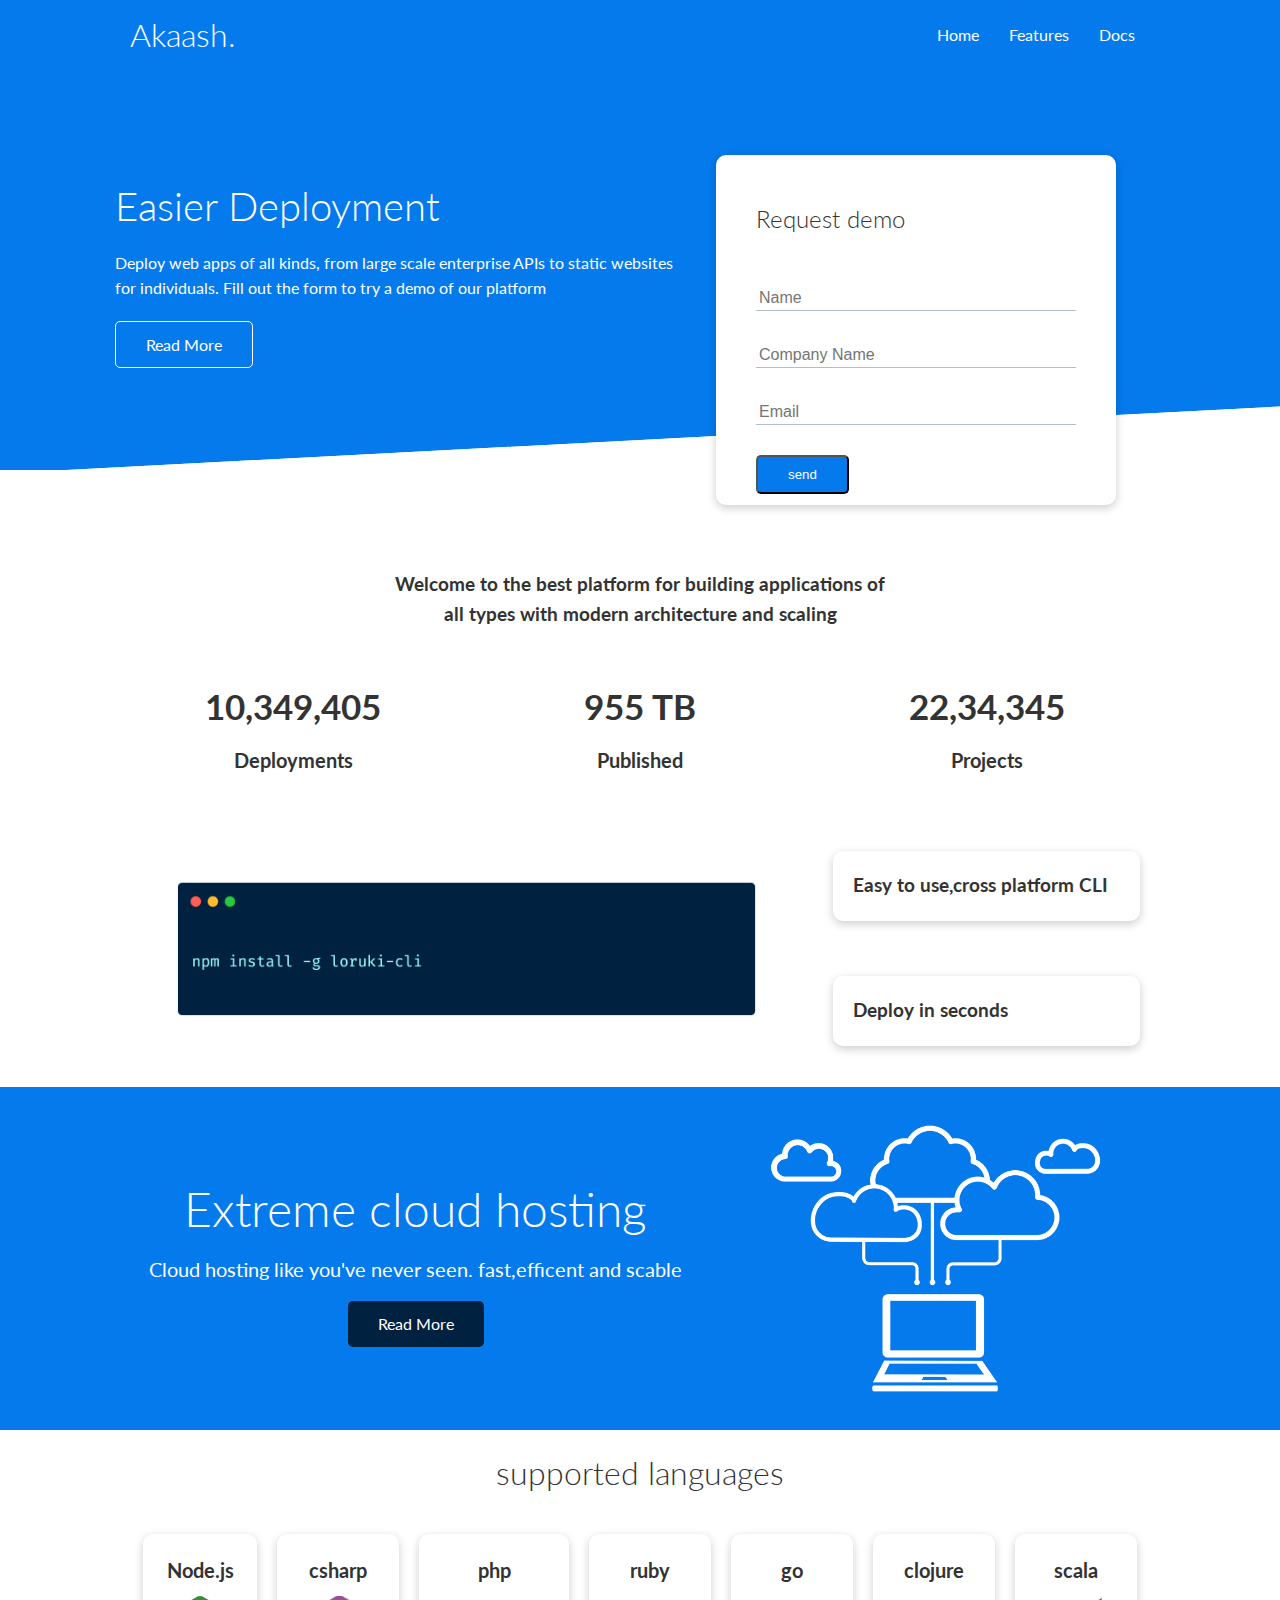
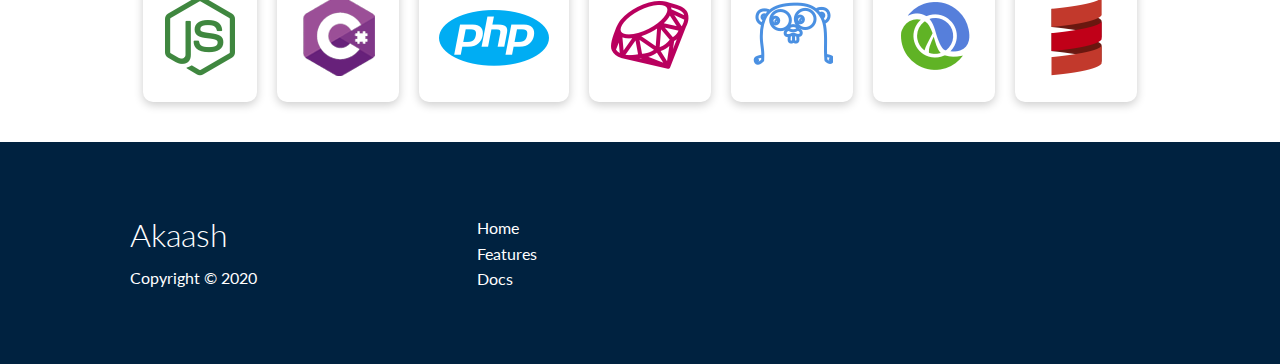
<file: index.html>
<!DOCTYPE html>
<html lang="en">
<head>
    <meta charset="UTF-8">
    <meta http-equiv="X-UA-Compatible" content="IE=edge">
    <meta name="viewport" content="width=device-width, initial-scale=1.0">
    <link rel="stylesheet" href="https://cdnjs.cloudflare.com/ajax/libs/font-awesome/5.15.3/css/all.min.css" integrity="sha512-iBBXm8fW90+nuLcSKlbmrPcLa0OT92xO1BIsZ+ywDWZCvqsWgccV3gFoRBv0z+8dLJgyAHIhR35VZc2oM/gI1w==" crossorigin="anonymous" />  
    <link rel="stylesheet" href="./utility.css">
    <link rel="stylesheet" href="./style.css">
    <title>Akaash | Cloud hosting company </title>
</head>
<body>
     <!--Nav bar-->
     <div class="navbar">
         <div class="container flexbox">
             <h1 class="logo">Akaash.</h1>
             <nav>
                 <ul>
                     <li><a href="index.html">Home</a></li>
                     <li><a href="features.html">Features</a></li>
                     <li><a href="docs.html">Docs</a></li>
                 </ul>
             </nav>

         </div>
     </div>
     <!--section1-->
     <section class="showcase">
         <div class="container grid">
             <div class="showcase-text">
                 <h1>Easier Deployment</h1>
                 <p>Deploy web apps of all kinds, from large scale
                     enterprise APIs to static websites for individuals.
                      Fill out the form to try a demo of our platform
                 </p>
                  <a href="features.html" class="btn btn-outline">Read More</a>
             </div>
             <div class="showcase-form card"  >
                 <h2>Request demo</h2>
                 <form name="contact" method="POST" netlify-honeypot="bot-field" data-netlify="true">
                    <input type="hidden" name="form-name" value="contact"> 
                    <p class="hidden">
                        <label>Don’t fill this out if you’re human: <input name="bot-field" /></label>
                      </p>
                    <div class="form-control">
                         <input type="text" name="name" placeholder="Name" required>
                     </div>
                     <div class="form-control">
                         <input type="text" name="company" placeholder="Company Name" required>
                     </div>
                     <div class="form-control">
                         <input type="email" name="email" placeholder="Email" required>
                     </div>
                     <input type="submit" value="send"class="btn btn-primary">
                 </form>
             </div>
         </div>
     </section>
     <!--Stats-->
     <section class="stats">
         <div class="container">
             <h3 class="stats-heading text-center my-1">
                Welcome to the best platform for building applications of all 
                types with modern architecture and scaling
             </h3>
             <div class="grid grid-3 text-center my-4">
                 <div>
                     <i class="fas fa-server fa-3x"></i>
                     <h3>10,349,405</h3>
                     <p class="text-secondary">Deployments</p>
                 </div>
                 <div>
                     <i class="fas fa-upload fa-3x"></i>
                     <h3>955 TB</h3>
                     <p class="text-secondary">Published</p>
                 </div>
                 <div>
                     <i class="fas fa-project-diagram fa-3x"></i>
                     <h3>22,34,345</h3>
                     <p class="text-secondary">Projects</p>
                 </div>
             </div>
         </div>
     </section>
     <!--cli-->
     <section class="cli">
         <div class="container grid">
             <img src="/images/cli.png" alt="img">
             <div class="card">
                 <h3>Easy to use,cross platform CLI</h3>
             </div>
             <div class="card">
                 <h3>Deploy in seconds</h3>
             </div>
         </div>
     </section>
     <!--cloud-->
     <section class="cloud bg-primary my-2 py-2">
         <div class="container grid">
             <div class="text-center">
                 <h2 class="lg">Extreme cloud hosting</h2>
                 <p class="lead my-1">Cloud hosting like you've never seen.
                     fast,efficent and scable
                 </p>
                 <a href="featues.html" class="btn btn-dark">Read More</a>
             </div>
             <img src="./images/cloud.png" alt="">
         </div>
     </section>
     <!--languages-->
     <section class="languages">
         <h2 class="md text-center my-2">
             supported languages
         </h2>
         <div class="container flexbox">
            <div class="card">
               <h4>Node.js</h4>
               <img src="./images/logos/node.png" alt="">
             </div>
            <div class="card">
               <h4>csharp</h4>
               <img src="./images/logos/csharp.png" alt="">
             </div>
            <div class="card">
               <h4>php</h4>
               <img src="./images/logos/php.png" alt="">
             </div>
            <div class="card">
               <h4>ruby</h4>
               <img src="./images/logos/ruby.png" alt="">
             </div>
            <div class="card">
               <h4>go</h4>
               <img src="./images/logos/go.png" alt="">
             </div>
            <div class="card">
               <h4>clojure</h4>
               <img src="./images/logos/clojure.png" alt="">
             </div>
            <div class="card">
               <h4>scala</h4>
               <img src="./images/logos/scala.png" alt="">
             </div>
        </div>
     </section>
     <!--footer-->
     <footer class="footer bg-dark py-5">
         <div class="container grid grid-3">
            <div>
                <h1>Akaash</h1>
                <p>Copyright &copy; 2020 </p>
            </div> 
            <nav>
                <ul>
                    <li><a href="index.html">Home</a></li>
                    <li><a href="features.html">Features</a></li>
                    <li><a href="docs.html">Docs</a></li>
                </ul>
            </nav>
            <div class="social">
                <a href="#"><i class="fab fa-twitter fa-2x"></i></a>
                <a href="#"><i class="fab fa-facebook fa-2x"></i></a>
                <a href="#"><i class="fab fa-instagram fa-2x"></i></a>
                <a href="#"><i class="fab fa-github fa-2x"></i></a>
                
            </div>
         </div>
     </footer>
 </body>
</html>
</file>
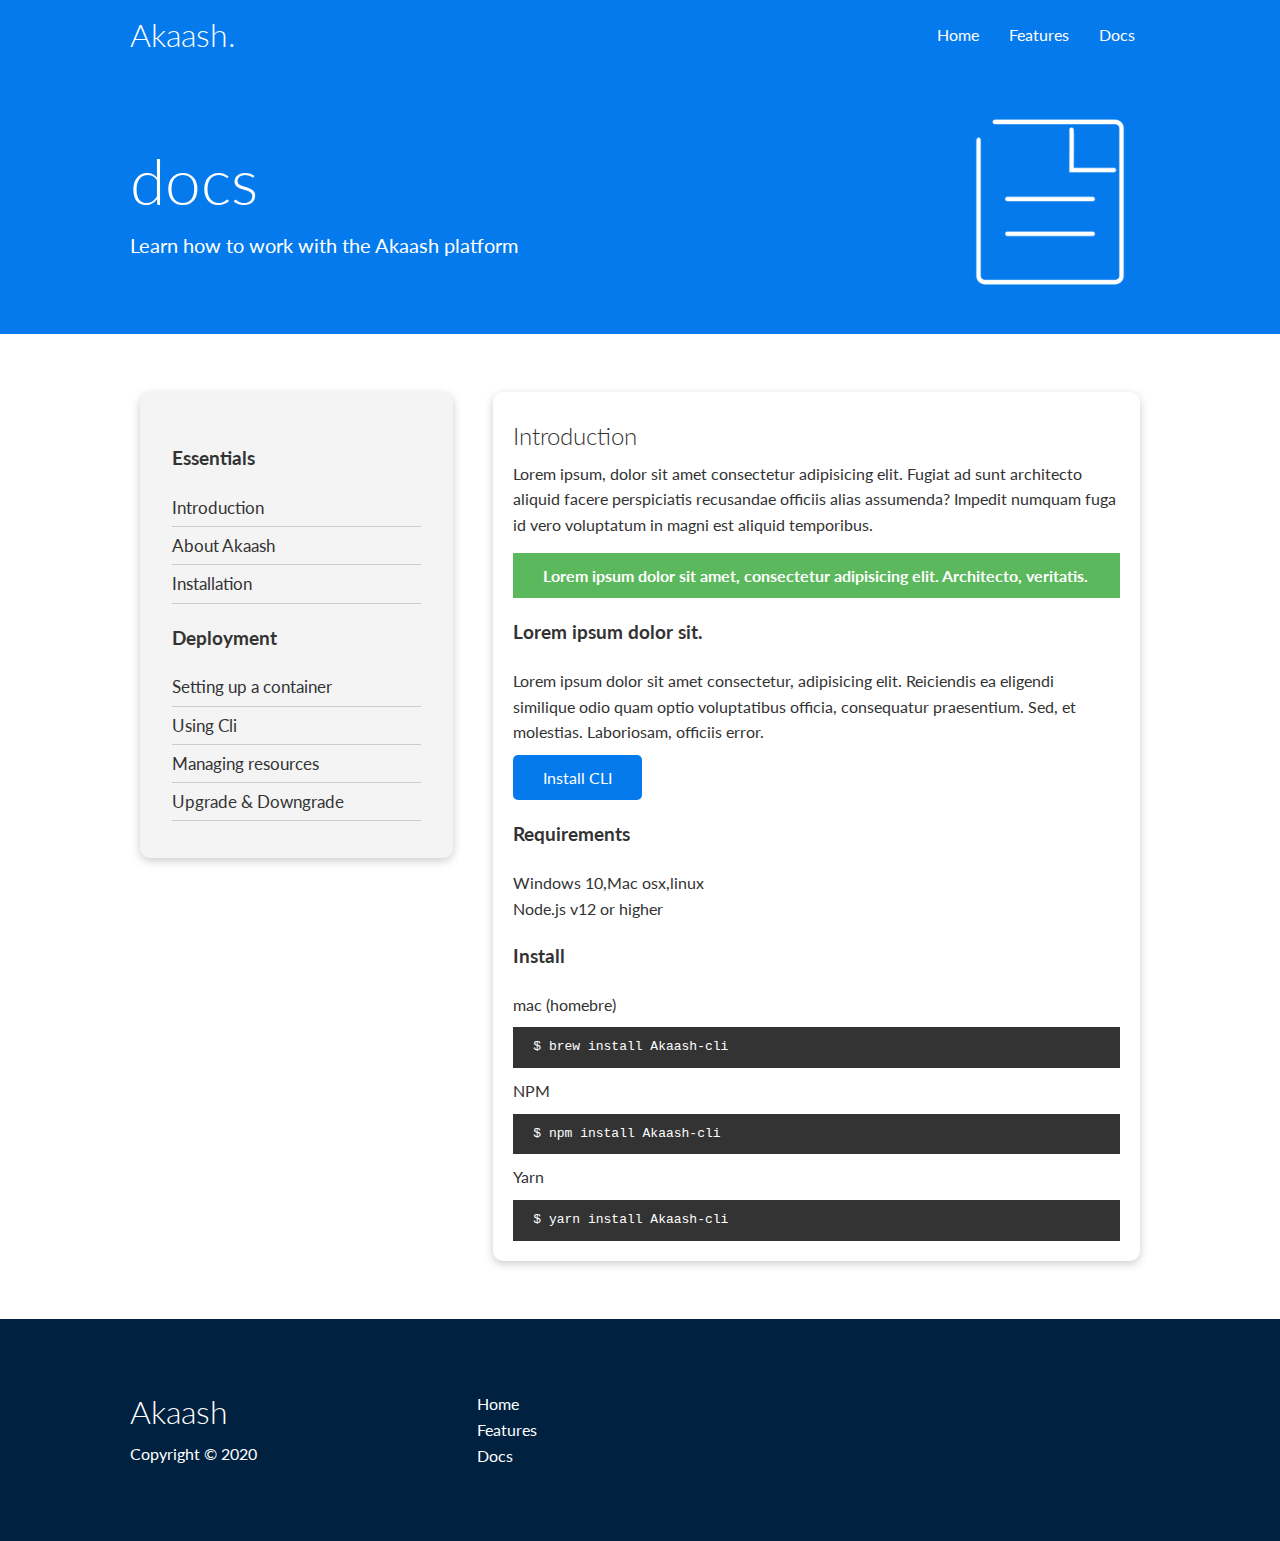
<file: docs.html>
<!DOCTYPE html>
<html lang="en">
<head>
    <meta charset="UTF-8">
    <meta http-equiv="X-UA-Compatible" content="IE=edge">
    <meta name="viewport" content="width=device-width, initial-scale=1.0">
    <link rel="stylesheet" href="https://cdnjs.cloudflare.com/ajax/libs/font-awesome/5.15.3/css/all.min.css" integrity="sha512-iBBXm8fW90+nuLcSKlbmrPcLa0OT92xO1BIsZ+ywDWZCvqsWgccV3gFoRBv0z+8dLJgyAHIhR35VZc2oM/gI1w==" crossorigin="anonymous" />  
    <link rel="stylesheet" href="./utility.css">
    <link rel="stylesheet" href="./style.css">
    <title>Akaash | Cloud hosting company </title>
</head>
<body>
     <!--Nav bar-->
     <div class="navbar">
         <div class="container flexbox">
             <h1 class="logo">Akaash.</h1>
             <nav>
                 <ul>
                     <li><a href="index.html">Home</a></li>
                     <li><a href="features.html">Features</a></li>
                     <li><a href="docs.html">Docs</a></li>
                 </ul>
             </nav>

         </div>
     </div>
     <!--head-->
     <section class="docs-head bg-primary py-3">
         <div class="container grid">
             <div>
                 <h1 class="xl">docs</h1>
                 <p class="lead">
                    Learn how to work with the Akaash platform
                 </p>
             </div>
             <img src="./images/docs.png" alt="">
         </div>
     </section>
    <!--docs main-->
    <section class="docs-main my-4">
        <div class="container grid">
            <div class="card bg-light p-3">
            
                <h3 class="my-2">Essentials</h3>
                <nav>
                    <ul>
                        <li><a href="#">Introduction</a></li>
                        <li><a href="#">About Akaash</a></li>
                        <li><a href="#">Installation</a></li>
                    </ul>
                </nav>
                <h3 class="my-2">Deployment</h3>
                <nav>
                    <ul>
                        <li><a href="#">Setting up a container</a></li>
                        <li><a href="#">Using Cli</a></li>
                        <li><a href="#">Managing resources</a></li>
                        <li><a href="#">Upgrade & Downgrade</a></li>
                    </ul>
                </nav>
            </div>
            <div class="card">
                <h2>Introduction</h2>
                <p>Lorem ipsum, dolor sit amet consectetur adipisicing elit. 
                    Fugiat ad sunt architecto aliquid facere perspiciatis recusandae officiis alias assumenda? Impedit numquam
                     fuga id vero voluptatum in magni est aliquid temporibus.
                    </p>
                    <div class="alert alert-success">
                        <i class="fas fa-info"></i>Lorem ipsum dolor sit amet, consectetur adipisicing elit. Architecto, veritatis.
                        
                    </div>
                    <h3>Lorem ipsum dolor sit.</h3> 
                    <p>Lorem ipsum dolor sit amet consectetur, adipisicing elit.
                         Reiciendis ea eligendi similique odio quam optio 
                         voluptatibus officia, consequatur praesentium.
                         Sed, et molestias. Laboriosam, officiis error.</p>
                      <a href="#" class="btn btn-primary">Install CLI</a>
                      <h3>Requirements</h3>
                      <ul>
                          <li>Windows 10,Mac osx,linux</li>
                          <li>Node.js v12 or higher</li>
                      </ul>
                      <h3>Install </h3>
                      <p>mac (homebre)</p>
                       <pre><code>$ brew install Akaash-cli</code></pre>
                      <p>NPM</p>
                       <pre><code>$ npm install Akaash-cli</code></pre>
                      <p>Yarn</p>
                       <pre><code>$ yarn install Akaash-cli</code></pre>
                </div>
        </div>

    </section>
     <!--footer-->
     <footer class="footer bg-dark py-5">
         <div class="container grid grid-3">
            <div>
                <h1>Akaash</h1>
                <p>Copyright &copy; 2020 </p>
            </div> 
            <nav>
                <ul>
                    <li><a href="index.html">Home</a></li>
                    <li><a href="features.html">Features</a></li>
                    <li><a href="docs.html">Docs</a></li>
                </ul>
            </nav>
            <div class="social">
                <a href="#"><i class="fab fa-twitter fa-2x"></i></a>
                <a href="#"><i class="fab fa-facebook fa-2x"></i></a>
                <a href="#"><i class="fab fa-instagram fa-2x"></i></a>
                <a href="#"><i class="fab fa-github fa-2x"></i></a>
                
            </div>
         </div>
     </footer>
 </body>
</html>
</file>
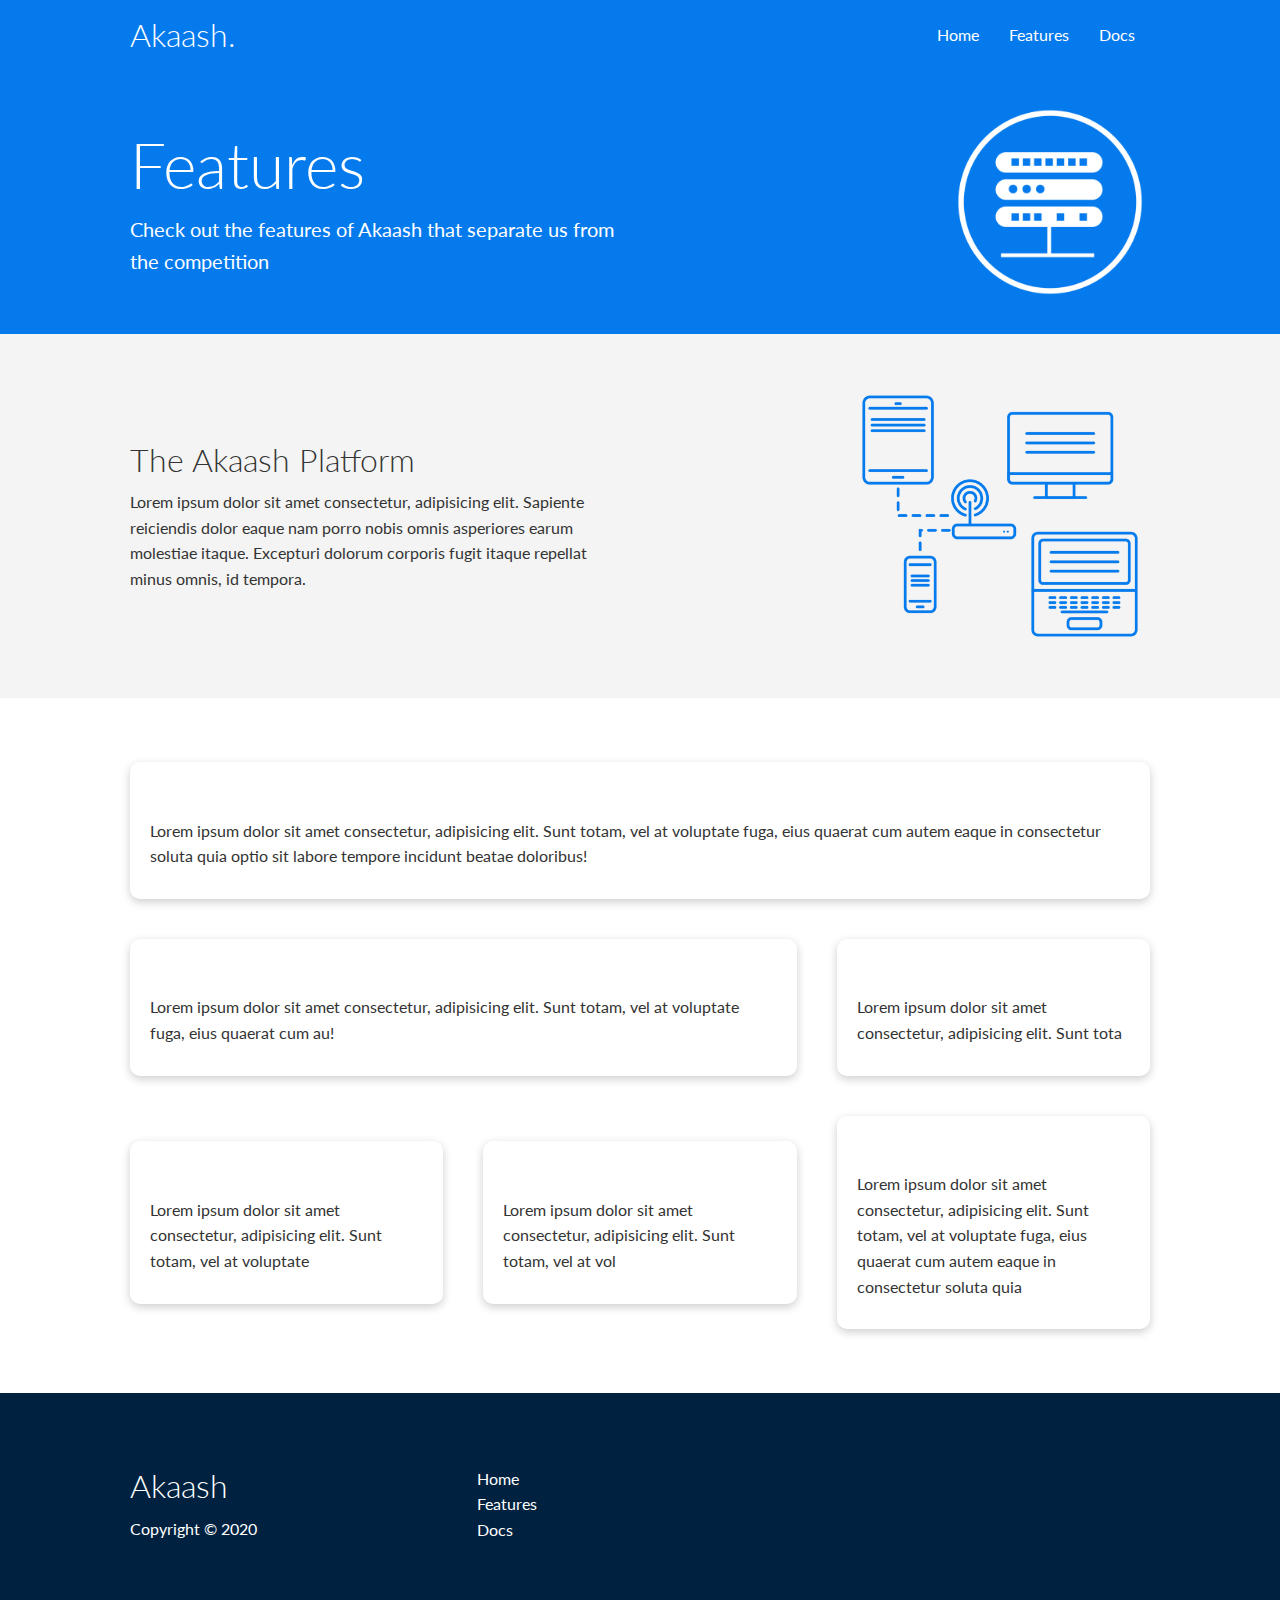
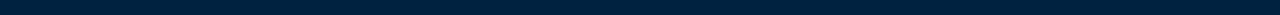
<file: features.html>
<!DOCTYPE html>
<html lang="en">
<head>
    <meta charset="UTF-8">
    <meta http-equiv="X-UA-Compatible" content="IE=edge">
    <meta name="viewport" content="width=device-width, initial-scale=1.0">
    <link rel="stylesheet" href="https://cdnjs.cloudflare.com/ajax/libs/font-awesome/5.15.3/css/all.min.css" integrity="sha512-iBBXm8fW90+nuLcSKlbmrPcLa0OT92xO1BIsZ+ywDWZCvqsWgccV3gFoRBv0z+8dLJgyAHIhR35VZc2oM/gI1w==" crossorigin="anonymous" />  
    <link rel="stylesheet" href="./utility.css">
    <link rel="stylesheet" href="./style.css">
    <title>Akaash | Cloud hosting company </title>
</head>
<body>
     <!--Nav bar-->
     <div class="navbar">
         <div class="container flexbox">
             <h1 class="logo">Akaash.</h1>
             <nav>
                 <ul>
                     <li><a href="index.html">Home</a></li>
                     <li><a href="features.html">Features</a></li>
                     <li><a href="docs.html">Docs</a></li>
                 </ul>
             </nav>

         </div>
     </div>
     <!--head-->
     <section class="features-head bg-primary py-3">
         <div class="container grid">
             <div>
                 <h1 class="xl">Features</h1>
                 <p class="lead">
                    Check out the features of Akaash
                     that separate us from the competition
                 </p>
             </div>
             <img src="./images/server.png" alt="">
         </div>
     </section>
     <!--sub haed-->
     <section class="features-sub-head bg-light py-3">
        <div class="container grid">
            <div>
                <h1 class="md">The Akaash Platform</h1>
                <p>
                   Lorem ipsum dolor sit amet consectetur, adipisicing elit. Sapiente reiciendis dolor eaque nam porro nobis omnis asperiores earum molestiae itaque. 
                   Excepturi dolorum corporis fugit itaque repellat minus omnis, id tempora.
                </p>
            </div>
            <img src="./images/server2.png" alt="">
        </div>
     </section>
     <!--main-->
     <section class="features-main my-2">
         <div class="container grid grid-3">
         <div class="card flex">
             <i class="fas fa-server fa-3x"></i>
             <p>Lorem ipsum dolor sit amet consectetur, adipisicing elit.
                 Sunt totam, vel at voluptate fuga, eius quaerat cum autem
                  eaque in consectetur soluta quia optio 
                 sit labore tempore incidunt beatae doloribus!</p>
         </div>
         <div class="card flex">
             <i class="fas fa-laptop-code fa-3x"></i>
             <p>Lorem ipsum dolor sit amet consectetur, adipisicing elit.
                 Sunt totam, vel at voluptate fuga, eius quaerat cum au!</p>
         </div>
         <div class="card flex">
             <i class="fas fa-network-wired fa-3x"></i>
             <p>Lorem ipsum dolor sit amet consectetur, adipisicing elit.
                 Sunt tota</p>
         </div>
         <div class="card flex">
             <i class="fas fa-power-off fa-3x"></i>
             <p>Lorem ipsum dolor sit amet consectetur, adipisicing elit.
                 Sunt totam, vel at voluptate </p>
         </div>
         <div class="card flex">
             <i class="fas fa-database fa-3x"></i>
             <p>Lorem ipsum dolor sit amet consectetur, adipisicing elit.
                 Sunt totam, vel at vol</p>
         </div>
         <div class="card flex">
             <i class="fas fa-upload fa-3x"></i>
             <p>Lorem ipsum dolor sit amet consectetur, adipisicing elit.
                 Sunt totam, vel at voluptate fuga, eius quaerat cum autem
                  eaque in consectetur soluta quia</p>
         </div>
        </div>
     </section>
     <!--footer-->
     <footer class="footer bg-dark py-5">
         <div class="container grid grid-3">
            <div>
                <h1>Akaash</h1>
                <p>Copyright &copy; 2020 </p>
            </div> 
            <nav>
                <ul>
                    <li><a href="index.html">Home</a></li>
                    <li><a href="features.html">Features</a></li>
                    <li><a href="docs.html">Docs</a></li>
                </ul>
            </nav>
            <div class="social">
                <a href="#"><i class="fab fa-twitter fa-2x"></i></a>
                <a href="#"><i class="fab fa-facebook fa-2x"></i></a>
                <a href="#"><i class="fab fa-instagram fa-2x"></i></a>
                <a href="#"><i class="fab fa-github fa-2x"></i></a>
                
            </div>
         </div>
     </footer>
 </body>
</html>
</file>
<file: utility.css>
.card {
  background-color: #fff;
  border-radius: 10px;
  box-shadow: 0 3px 10px rgba(0, 0, 0, 0.2);
  padding: 20px;
  margin: 10px;
  color: #333;
}

.flexbox {
  display: flex;
  justify-content: center;
  align-items: center;
  height: 100%;
}
/*buttons and background*/
.btn {
  display: inline-block;
  padding: 10px 30px;
  cursor: pointer;
  background: var(--primary-color);
  color: #fff;
  border-radius: 5px;
}
.btn-outline {
  background-color: transparent;
  border: 1px #fff solid;
}
.btn:hover {
  transform: scale(0.98);
}
.bg-primary,
.btn-primary {
  background-color: var(--primary-color);
  color: #fff;
}
.bg-secondary,
.btn-secondary {
  background-color: var(--secondary-color);
  color: #fff;
}
.bg-dark,
.btn-dark {
  background-color: var(--dark-color);
  color: #fff;
}
.bg-light,
.btn-light {
  background-color: var(--light-color);
  color: #333;
}
.bg-primary a,
.btn-primary a,
.bg-secondary a,
.btn-secondary a,
.bg-dark a,
.btn-dark a {
  color: #fff;
}

/*text sizes*/
.lead {
  font-size: 20px;
}
.sm {
  font-size: 1rem;
}
.md {
  font-size: 2rem;
}
.lg {
  font-size: 3rem;
}
.xl {
  font-size: 4rem;
}
.grid {
  display: grid;
  grid-template-columns: repeat(2, 1fr);
  gap: 20px;
  justify-content: center;
  align-items: center;
  height: 100%;
}
.grid-3 {
  grid-template-columns: repeat(3, 1fr);
}
/*alert*/
.alert {
  background-color: var(--light-color);
  padding: 10px 20px;
  font-weight: bold;
  margin: 15px 0;
}
.alert i {
  margin-right: 10px;
}
.alert-success {
  background-color: var(--success-color);
  color: #fff;
}
.alert-error {
  background-color: var(--error-color);
  color: #fff;
}
/*margin*/
.my-1 {
  margin: 1rem 0;
}
.my-2 {
  margin: 1.5rem 0;
}
.my-3 {
  margin: 2rem 0;
}
.my-4 {
  margin: 3rem 0;
}
.my-5 {
  margin: 4rem 0;
}
.m-1 {
  margin: 1rem;
}
.m-2 {
  margin: 1.5rem;
}
.m-3 {
  margin: 2rem;
}
.m-4 {
  margin: 3rem;
}
.m-5 {
  margin: 4rem;
}
/*padding*/
.py-1 {
  padding: 1rem 0;
}
.py-2 {
  padding: 1.5rem 0;
}
.py-3 {
  padding: 2rem 0;
}
.py-4 {
  padding: 3rem 0;
}
.py-5 {
  padding: 4rem 0;
}
.p-1 {
  padding: 1rem;
}
.p-2 {
  padding: 1.5rem;
}
.p-3 {
  padding: 2rem;
}
.p-4 {
  padding: 3rem;
}
.p-5 {
  padding: 4rem;
}
</file>
<file: style.css>
@import url("https://fonts.googleapis.com/css2?family=Lato:wght@300&display=swap");
:root {
  --primary-color: #047aed;
  --secondary-color: #1c3fa8;
  --dark-color: #002240;
  --light-color: #f4f4f4;
  --success-color: #5cb85c;
  --error-color: #d9534f;
}
* {
  box-sizing: border-box;
  padding: 0;
  margin: 0;
}
body {
  font-family: "Lato", sans-serif;
  color: #333;
  line-height: 1.6;
}
ul {
  list-style-type: none;
}
a {
  text-decoration: none;
}
h1,
h2 {
  font-weight: 300;
  margin: 10px 0px;
  line-height: 1.2;
}
p {
  margin: 10px 0px;
}
img {
  width: 100%;
}
code,
pre {
  background-color: #333;
  color: #fff;
  padding: 10px;
}
.hidden {
  visibility: hidden;
  height: 0;
}
/*navbar*/
.navbar {
  background-color: var(--primary-color);
  color: #fff;
  height: 70px;
}
.navbar ul {
  display: flex;
}
.navbar a {
  color: #fff;
  padding: 10px;
  margin: 0 5px;
}
.navbar a:hover {
  border-bottom: 2px #fff solid;
}
.navbar .flexbox {
  justify-content: space-between;
}

.container {
  max-width: 1100px;
  margin: 0 auto;
  overflow: auto;
  padding: 0 40px;
}
/*show case*/
.showcase {
  height: 400px;
  background-color: var(--primary-color);
  color: #fff;
  position: relative;
}
.showcase h1 {
  font-size: 40px;
}
.showcase p {
  margin: 20px 0;
}
.showcase .grid {
  overflow: visible;
  grid-template-columns: 55% 45%;
  gap: 30px;
}
.showcase-text {
  animation: slidefromleft 1s ease-in;
}
.showcase-form {
  position: relative;
  top: 60px;
  height: 350px;
  width: 400px;
  padding: 40px;
  z-index: 100;
  animation: slidefromright 1s ease-in;
  /*justify-self: flex-end;*/
}
.showcase-form .form-control {
  margin: 30px 0;
}
.showcase-form input[type="text"],
.showcase-form input[type="email"] {
  border: 0;
  border-bottom: 1px solid #b4becb;
  width: 100%;
  padding: 3px;
  font-size: 16px;
}
.showcase-form input:focus {
  outline: none;
}
.showcase::before,
.showcase::after {
  content: " ";
  position: absolute;
  height: 100px;
  bottom: -70px;
  right: 0;
  left: 0;
  background-color: #fff;
  -webkit-transform: skewY(-3deg);
  -moz-transform: skewY(-2deg);
  -ms-transform: skewY(-2deg);
}
/* stats */
.stats {
  padding-top: 100px;
  animation: slidefrombottom 1s ease-in;
}
.text-center {
  text-align: center;
}
.stats-heading {
  max-width: 500px;
  margin: auto;
}

.stats .grid h3 {
  font-size: 35px;
  font-weight: bold;
}
.stats .grid p {
  font-size: 20px;
  font-weight: bold;
}
/*cli*/
.cli .grid {
  grid-template-columns: repeat(3, 1fr);
  grid-template-rows: repeat(2, 1fr);
}
.cli .grid > :first-child {
  grid-column: 1 / span 2;
  grid-row: 1 / span 2;
}
/*cloud*/
.cloud .grid {
  grid-template-columns: 4fr 3fr;
}
/*languages*/
.languages .flexbox {
  flex-wrap: wrap;
}
.languages .card {
  text-align: center;
  margin: 18px 10px 40px;
  transition: transform 0.2s ease-in;
}
.languages .card h4 {
  font-size: 20px;
  margin-bottom: 10px;
}
.languages .card:hover {
  transform: translateY(-15px);
}
/*features*/

.features-head img,
.docs-head img {
  width: 200px;
  justify-self: flex-end;
}
.features-sub-head img {
  width: 300px;
  justify-self: flex-end;
}
.features-main .card > i {
  margin-right: 20px;
}
.features-main .grid {
  padding: 30px;
}
.features-main .grid > *:first-child {
  grid-column: 1 / span 3;
}
.features-main .grid > *:nth-child(2) {
  grid-column: 1 / span 2;
}
/*docs*/
.docs-main h3 {
  margin: 20px 0;
}
.docs-main .grid {
  grid-template-columns: 1fr 2fr;
  align-items: flex-start;
}
.docs-main nav li {
  font-size: 17px;
  padding-bottom: 5px;
  margin-bottom: 5px;
  border-bottom: 1px #ccc solid;
}
.docs-main nav a {
  color: #333;
}
.docs-main a:hover {
  font-weight: bold;
}
/*footer*/
.footer .social a {
  margin: 0 10px;
}
/*animations*/
@keyframes slidefromright {
  0% {
    transform: translateX(100%);
  }
  100% {
    transform: translateX(0);
  }
}
@keyframes slidefromleft {
  0% {
    transform: translateX(-100%);
  }
  100% {
    transform: translateX(0);
  }
}
@keyframes slidefromtop {
  0% {
    transform: translateY(100%);
  }
  100% {
    transform: translateX(0);
  }
}
@keyframes slidefrombottom {
  0% {
    transform: translateY(100%);
  }
  100% {
    transform: translateX(0);
  }
}
/*Tablets and under*/
@media (max-width: 768px) {
  .grid,
  .showcase .grid,
  .cli .grid,
  .cloud .grid,
  .features-main .grid,
  .docs-main .grid {
    grid-template-columns: 1fr;
  }
  .showcase {
    height: auto;
  }
  .showcase-text {
    text-align: center;
    margin-top: 40px;
  }
  .showcase-form {
    justify-self: center;
    margin: auto;
  }
  .cli .grid > :first-child {
    grid-column: 1;
    grid-row: 1;
  }
  .features-head,
  .features-sub-head,
  .docs-head {
    text-align: center;
  }
  .features-head img,
  .features-sub-head img,
  .docs-head img {
    justify-self: center;
  }
  .features-main .grid > *:first-child,
  .features-main .grid > *:nth-child(2) {
    grid-column: 1;
  }
}
/*mobile*/
@media (max-width: 450px) {
  .navbar {
    height: 110px;
  }
  .navbar .flexbox {
    flex-direction: column;
  }
  .navbar ul {
    padding: 10px;
    background-color: rgba(0, 0, 0, 0.1);
  }
  .showcase-form {
    width: 300px;
  }
}
</file>
